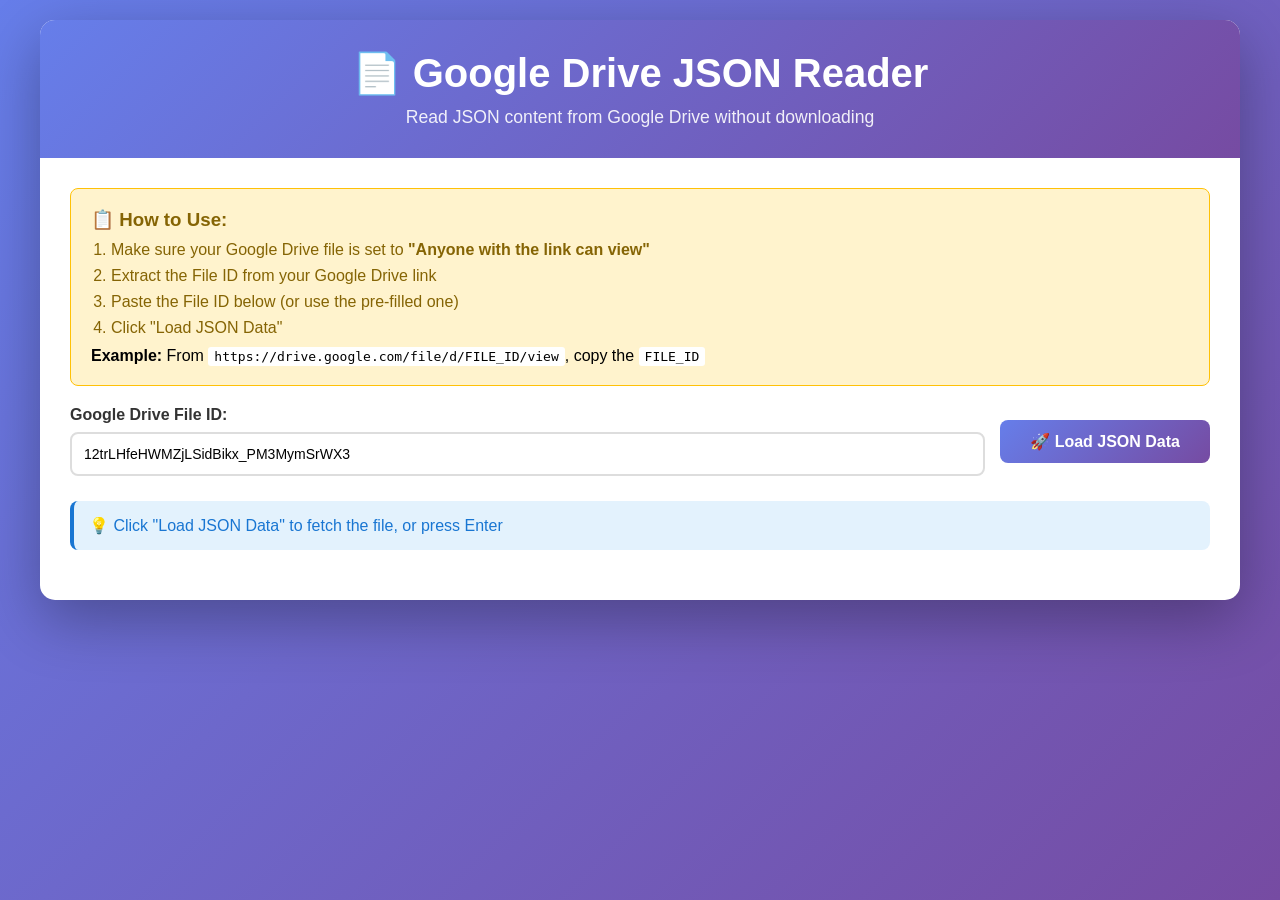
<file: google-drive-json-reader.html>
<!DOCTYPE html>
<html lang="en">
<head>
    <meta charset="UTF-8">
    <meta name="viewport" content="width=device-width, initial-scale=1.0">
    <title>Google Drive JSON Reader</title>
    <style>
        * {
            margin: 0;
            padding: 0;
            box-sizing: border-box;
        }

        body {
            font-family: 'Segoe UI', Tahoma, Geneva, Verdana, sans-serif;
            background: linear-gradient(135deg, #667eea 0%, #764ba2 100%);
            min-height: 100vh;
            padding: 20px;
        }

        .container {
            max-width: 1200px;
            margin: 0 auto;
            background: white;
            border-radius: 15px;
            box-shadow: 0 20px 60px rgba(0, 0, 0, 0.3);
            overflow: hidden;
        }

        .header {
            background: linear-gradient(135deg, #667eea 0%, #764ba2 100%);
            color: white;
            padding: 30px;
            text-align: center;
        }

        .header h1 {
            font-size: 2.5em;
            margin-bottom: 10px;
        }

        .header p {
            font-size: 1.1em;
            opacity: 0.9;
        }

        .content {
            padding: 30px;
        }

        .controls {
            display: flex;
            gap: 15px;
            margin-bottom: 25px;
            flex-wrap: wrap;
            align-items: center;
        }

        .file-input-group {
            flex: 1;
            min-width: 300px;
        }

        .file-input-group label {
            display: block;
            margin-bottom: 8px;
            font-weight: 600;
            color: #333;
        }

        .file-input-group input {
            width: 100%;
            padding: 12px;
            border: 2px solid #ddd;
            border-radius: 8px;
            font-size: 14px;
            transition: border-color 0.3s;
        }

        .file-input-group input:focus {
            outline: none;
            border-color: #667eea;
        }

        button {
            background: linear-gradient(135deg, #667eea 0%, #764ba2 100%);
            color: white;
            border: none;
            padding: 12px 30px;
            border-radius: 8px;
            font-size: 16px;
            font-weight: 600;
            cursor: pointer;
            transition: transform 0.2s, box-shadow 0.2s;
        }

        button:hover {
            transform: translateY(-2px);
            box-shadow: 0 5px 15px rgba(102, 126, 234, 0.4);
        }

        button:active {
            transform: translateY(0);
        }

        button:disabled {
            background: #ccc;
            cursor: not-allowed;
            transform: none;
        }

        .status {
            padding: 15px;
            border-radius: 8px;
            margin-bottom: 20px;
            display: none;
        }

        .status.show {
            display: block;
        }

        .status.loading {
            background: #e3f2fd;
            color: #1976d2;
            border-left: 4px solid #1976d2;
        }

        .status.success {
            background: #e8f5e9;
            color: #2e7d32;
            border-left: 4px solid #2e7d32;
        }

        .status.error {
            background: #ffebee;
            color: #c62828;
            border-left: 4px solid #c62828;
        }

        .output-section {
            margin-top: 20px;
        }

        .output-header {
            display: flex;
            justify-content: space-between;
            align-items: center;
            margin-bottom: 15px;
        }

        .output-header h2 {
            color: #333;
            font-size: 1.5em;
        }

        .copy-btn {
            background: #4caf50;
            padding: 8px 20px;
            font-size: 14px;
        }

        .copy-btn:hover {
            background: #45a049;
        }

        pre {
            background: #f5f5f5;
            padding: 20px;
            border-radius: 8px;
            overflow-x: auto;
            max-height: 600px;
            border: 1px solid #ddd;
            font-family: 'Courier New', monospace;
            font-size: 14px;
            line-height: 1.6;
        }

        .stats {
            display: grid;
            grid-template-columns: repeat(auto-fit, minmax(200px, 1fr));
            gap: 15px;
            margin-bottom: 20px;
        }

        .stat-card {
            background: linear-gradient(135deg, #667eea 0%, #764ba2 100%);
            color: white;
            padding: 20px;
            border-radius: 8px;
            text-align: center;
        }

        .stat-card .label {
            font-size: 0.9em;
            opacity: 0.9;
            margin-bottom: 5px;
        }

        .stat-card .value {
            font-size: 2em;
            font-weight: bold;
        }

        .instructions {
            background: #fff3cd;
            border: 1px solid #ffc107;
            border-radius: 8px;
            padding: 20px;
            margin-bottom: 20px;
        }

        .instructions h3 {
            color: #856404;
            margin-bottom: 10px;
        }

        .instructions ol {
            margin-left: 20px;
            color: #856404;
        }

        .instructions li {
            margin-bottom: 8px;
        }

        .instructions code {
            background: #fff;
            padding: 2px 6px;
            border-radius: 3px;
            font-family: monospace;
        }
    </style>
</head>
<body>
    <div class="container">
        <div class="header">
            <h1>📄 Google Drive JSON Reader</h1>
            <p>Read JSON content from Google Drive without downloading</p>
        </div>

        <div class="content">
            <div class="instructions">
                <h3>📋 How to Use:</h3>
                <ol>
                    <li>Make sure your Google Drive file is set to <strong>"Anyone with the link can view"</strong></li>
                    <li>Extract the File ID from your Google Drive link</li>
                    <li>Paste the File ID below (or use the pre-filled one)</li>
                    <li>Click "Load JSON Data"</li>
                </ol>
                <p style="margin-top: 10px;"><strong>Example:</strong> From <code>https://drive.google.com/file/d/FILE_ID/view</code>, copy the <code>FILE_ID</code></p>
            </div>

            <div class="controls">
                <div class="file-input-group">
                    <label for="fileId">Google Drive File ID:</label>
                    <input 
                        type="text" 
                        id="fileId" 
                        placeholder="Enter Google Drive File ID"
                        value="12trLHfeHWMZjLSidBikx_PM3MymSrWX3"
                    >
                </div>
                <button onclick="loadData()" id="loadBtn">
                    🚀 Load JSON Data
                </button>
            </div>

            <div id="status" class="status"></div>

            <div id="statsSection" style="display: none;">
                <div class="stats">
                    <div class="stat-card">
                        <div class="label">File Size</div>
                        <div class="value" id="fileSize">-</div>
                    </div>
                    <div class="stat-card">
                        <div class="label">Total Keys</div>
                        <div class="value" id="totalKeys">-</div>
                    </div>
                    <div class="stat-card">
                        <div class="label">Data Type</div>
                        <div class="value" id="dataType">-</div>
                    </div>
                </div>
            </div>

            <div id="outputSection" class="output-section" style="display: none;">
                <div class="output-header">
                    <h2>📊 JSON Data</h2>
                    <button class="copy-btn" onclick="copyToClipboard()">
                        📋 Copy JSON
                    </button>
                </div>
                <pre id="output"></pre>
            </div>
        </div>
    </div>

    <script>
        let jsonData = null;

        function showStatus(message, type) {
            const statusEl = document.getElementById('status');
            statusEl.textContent = message;
            statusEl.className = `status show ${type}`;
        }

        function hideStatus() {
            const statusEl = document.getElementById('status');
            statusEl.className = 'status';
        }

        function formatBytes(bytes) {
            if (bytes === 0) return '0 Bytes';
            const k = 1024;
            const sizes = ['Bytes', 'KB', 'MB', 'GB'];
            const i = Math.floor(Math.log(bytes) / Math.log(k));
            return Math.round(bytes / Math.pow(k, i) * 100) / 100 + ' ' + sizes[i];
        }

        function countKeys(obj) {
            if (Array.isArray(obj)) {
                return obj.length;
            } else if (typeof obj === 'object' && obj !== null) {
                return Object.keys(obj).length;
            }
            return 0;
        }

        function getDataType(data) {
            if (Array.isArray(data)) {
                return 'Array';
            } else if (typeof data === 'object' && data !== null) {
                return 'Object';
            }
            return typeof data;
        }

        async function loadData() {
            const fileId = document.getElementById('fileId').value.trim();
            
            if (!fileId) {
                showStatus('❌ Please enter a Google Drive File ID', 'error');
                return;
            }

            const loadBtn = document.getElementById('loadBtn');
            loadBtn.disabled = true;
            loadBtn.textContent = '⏳ Loading...';
            
            showStatus('🔄 Fetching data from Google Drive...', 'loading');
            
            // Hide previous results
            document.getElementById('outputSection').style.display = 'none';
            document.getElementById('statsSection').style.display = 'none';

            try {
                // Use CORS proxy to bypass CORS restrictions
                const googleDriveUrl = `https://drive.google.com/uc?export=download&id=${fileId}`;
                
                // Try multiple CORS proxies for better reliability
                const proxies = [
                    'https://corsproxy.io/?',
                    'https://api.codetabs.com/v1/proxy?quest=',
                    'https://thingproxy.freeboard.io/fetch/'
                ];
                
                let response = null;
                let lastError = null;
                
                // Try each proxy until one works
                for (const proxyUrl of proxies) {
                    try {
                        const url = proxyUrl + encodeURIComponent(googleDriveUrl);
                        showStatus(`🔄 Trying proxy ${proxies.indexOf(proxyUrl) + 1}/${proxies.length}...`, 'loading');
                        response = await fetch(url);
                        if (response.ok) {
                            break;
                        }
                    } catch (err) {
                        lastError = err;
                        continue;
                    }
                }
                
                if (!response || !response.ok) {
                    throw lastError || new Error('All CORS proxies failed. The file may not be publicly accessible.');
                }
                
                const text = await response.text();
                jsonData = JSON.parse(text);
                
                // Display the data
                document.getElementById('output').textContent = JSON.stringify(jsonData, null, 2);
                document.getElementById('outputSection').style.display = 'block';
                
                // Show statistics
                const jsonString = JSON.stringify(jsonData);
                document.getElementById('fileSize').textContent = formatBytes(jsonString.length);
                document.getElementById('totalKeys').textContent = countKeys(jsonData);
                document.getElementById('dataType').textContent = getDataType(jsonData);
                document.getElementById('statsSection').style.display = 'block';
                
                showStatus('✅ Data loaded successfully!', 'success');
                
            } catch (error) {
                console.error('Error:', error);
                showStatus(`❌ Error: ${error.message}. Make sure the file is public and contains valid JSON.`, 'error');
            } finally {
                loadBtn.disabled = false;
                loadBtn.textContent = '🚀 Load JSON Data';
            }
        }

        function copyToClipboard() {
            if (!jsonData) {
                showStatus('❌ No data to copy', 'error');
                return;
            }

            const jsonString = JSON.stringify(jsonData, null, 2);
            navigator.clipboard.writeText(jsonString).then(() => {
                showStatus('✅ JSON copied to clipboard!', 'success');
                setTimeout(hideStatus, 3000);
            }).catch(err => {
                showStatus('❌ Failed to copy to clipboard', 'error');
            });
        }

        // Allow Enter key to trigger load
        document.getElementById('fileId').addEventListener('keypress', function(e) {
            if (e.key === 'Enter') {
                loadData();
            }
        });

        // Auto-load on page load if file ID is present
        window.addEventListener('load', function() {
            const fileId = document.getElementById('fileId').value.trim();
            if (fileId) {
                showStatus('💡 Click "Load JSON Data" to fetch the file, or press Enter', 'loading');
            }
        });
    </script>
</body>
</html>
</file>
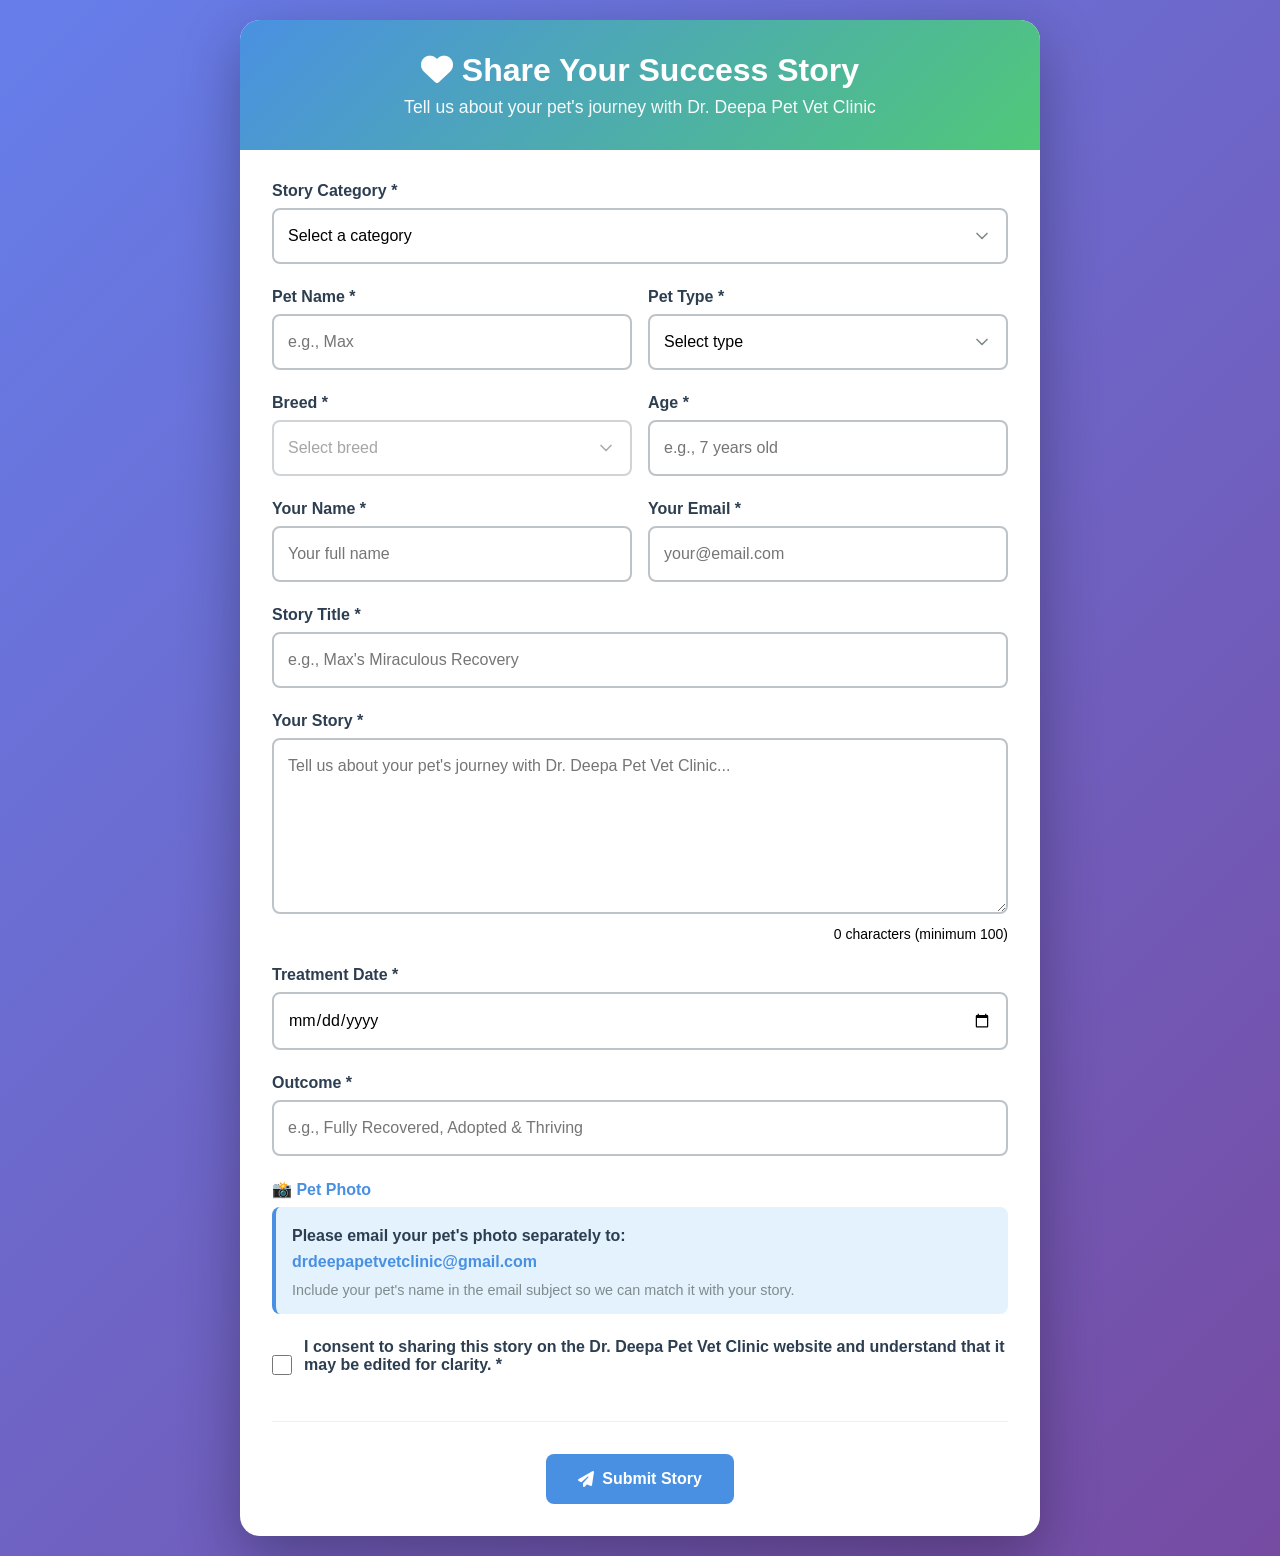
<file: google-apps-script/Form.html>
<!DOCTYPE html>
<html>
<head>
    <base target="_top">
    <meta charset="UTF-8">
    <meta name="viewport" content="width=device-width, initial-scale=1.0">
    <title>Share Your Success Story - Dr. Deepa Pet Vet Clinic</title>
    <link rel="stylesheet" href="https://cdnjs.cloudflare.com/ajax/libs/font-awesome/6.4.0/css/all.min.css">
    <style>
        * {
            margin: 0;
            padding: 0;
            box-sizing: border-box;
        }
        
        :root {
            --primary-color: #4A90E2;
            --secondary-color: #50C878;
            --dark-color: #2C3E50;
            --light-color: #ECF0F1;
            --white: #FFFFFF;
            --gray: #7F8C8D;
            --light-gray: #BDC3C7;
            --success: #27AE60;
            --error: #E74C3C;
            --font-primary: 'Segoe UI', Tahoma, Geneva, Verdana, sans-serif;
        }
        
        body {
            font-family: var(--font-primary);
            background: linear-gradient(135deg, #667eea 0%, #764ba2 100%);
            min-height: 100vh;
            padding: 20px;
            display: flex;
            align-items: center;
            justify-content: center;
        }
        
        .container {
            background: var(--white);
            border-radius: 20px;
            box-shadow: 0 20px 60px rgba(0, 0, 0, 0.3);
            max-width: 800px;
            width: 100%;
            overflow: hidden;
        }
        
        .header {
            background: linear-gradient(135deg, var(--primary-color), var(--secondary-color));
            color: var(--white);
            padding: 2rem;
            text-align: center;
        }
        
        .header h1 {
            font-size: 2rem;
            margin-bottom: 0.5rem;
        }
        
        .header p {
            opacity: 0.95;
            font-size: 1.1rem;
        }
        
        .form-container {
            padding: 2rem;
        }
        
        .form-group {
            margin-bottom: 1.5rem;
        }
        
        .form-group label {
            display: block;
            margin-bottom: 0.5rem;
            font-weight: 600;
            color: var(--dark-color);
        }
        
        .form-group input,
        .form-group select,
        .form-group textarea {
            width: 100%;
            padding: 0.875rem;
            border: 2px solid var(--light-gray);
            border-radius: 8px;
            font-family: var(--font-primary);
            font-size: 1rem;
            transition: all 0.3s ease;
            background-color: var(--white);
            line-height: 1.5;
            height: auto;
            min-height: 48px;
        }
        
        .form-group select {
            appearance: none;
            -webkit-appearance: none;
            -moz-appearance: none;
            background-image: url("data:image/svg+xml;charset=UTF-8,%3csvg xmlns='http://www.w3.org/2000/svg' viewBox='0 0 24 24' fill='none' stroke='%237F8C8D' stroke-width='2' stroke-linecap='round' stroke-linejoin='round'%3e%3cpolyline points='6 9 12 15 18 9'%3e%3c/polyline%3e%3c/svg%3e");
            background-repeat: no-repeat;
            background-position: right 0.875rem center;
            background-size: 1.25rem;
            padding-right: 2.5rem;
        }
        
        .form-group input:focus,
        .form-group select:focus,
        .form-group textarea:focus {
            outline: none;
            border-color: var(--primary-color);
            box-shadow: 0 0 0 3px rgba(74, 144, 226, 0.1);
        }
        
        .form-group textarea {
            min-height: 120px;
            resize: vertical;
        }
        
        .form-row {
            display: grid;
            grid-template-columns: 1fr 1fr;
            gap: 1rem;
        }
        
        .form-group small {
            display: block;
            margin-top: 0.5rem;
            color: var(--gray);
            font-size: 0.875rem;
        }
        
        .char-counter {
            text-align: right;
            font-size: 0.875rem;
            margin-top: 0.5rem;
        }
        
        .btn {
            padding: 1rem 2rem;
            border: none;
            border-radius: 8px;
            font-size: 1rem;
            font-weight: 600;
            cursor: pointer;
            transition: all 0.3s ease;
            display: inline-flex;
            align-items: center;
            gap: 0.5rem;
        }
        
        .btn-primary {
            background: var(--primary-color);
            color: var(--white);
        }
        
        .btn-primary:hover {
            background: #3a7bc8;
            transform: translateY(-2px);
            box-shadow: 0 4px 12px rgba(74, 144, 226, 0.4);
        }
        
        .btn-primary:disabled {
            background: var(--light-gray);
            cursor: not-allowed;
            transform: none;
        }
        
        .form-actions {
            display: flex;
            justify-content: center;
            margin-top: 2rem;
            padding-top: 2rem;
            border-top: 1px solid var(--light-color);
        }
        
        .success-message {
            text-align: center;
            padding: 3rem 2rem;
        }
        
        .success-icon {
            background: linear-gradient(135deg, var(--success), var(--secondary-color));
            width: 100px;
            height: 100px;
            border-radius: 50%;
            display: flex;
            align-items: center;
            justify-content: center;
            margin: 0 auto 1.5rem;
        }
        
        .success-icon i {
            font-size: 3.5rem;
            color: var(--white);
        }
        
        .success-message h2 {
            color: var(--success);
            font-size: 2rem;
            margin-bottom: 1rem;
        }
        
        .success-message p {
            color: var(--dark-color);
            font-size: 1.125rem;
            margin-bottom: 0.5rem;
        }
        
        .error-message {
            background: #fee;
            border-left: 4px solid var(--error);
            padding: 1rem;
            margin-bottom: 1rem;
            border-radius: 4px;
            color: var(--error);
        }
        
        .loading {
            display: none;
            text-align: center;
            padding: 2rem;
        }
        
        .spinner {
            border: 4px solid var(--light-color);
            border-top: 4px solid var(--primary-color);
            border-radius: 50%;
            width: 50px;
            height: 50px;
            animation: spin 1s linear infinite;
            margin: 0 auto 1rem;
        }
        
        @keyframes spin {
            0% { transform: rotate(0deg); }
            100% { transform: rotate(360deg); }
        }
        
        @media (max-width: 768px) {
            .form-row {
                grid-template-columns: 1fr;
            }
            
            .header h1 {
                font-size: 1.5rem;
            }
            
            .form-container {
                padding: 1.5rem;
            }
        }
    </style>
</head>
<body>
    <div class="container">
        <div class="header">
            <h1><i class="fas fa-heart"></i> Share Your Success Story</h1>
            <p>Tell us about your pet's journey with Dr. Deepa Pet Vet Clinic</p>
        </div>
        
        <div class="form-container" id="formContainer">
            <form id="storyForm">
                <!-- Story Category -->
                <div class="form-group">
                    <label for="storyCategory">Story Category *</label>
                    <select id="storyCategory" name="category" required>
                        <option value="">Select a category</option>
                        <option value="recovery">Recovery Story</option>
                        <option value="rescue">Rescue Story</option>
                        <option value="emergency">Emergency Save</option>
                        <option value="long-term">Long-term Care</option>
                        <option value="preventive">Preventive Care</option>
                        <option value="surgery">Surgery Success</option>
                    </select>
                </div>

                <!-- Pet Information -->
                <div class="form-row">
                    <div class="form-group">
                        <label for="petName">Pet Name *</label>
                        <input type="text" id="petName" name="petName" required placeholder="e.g., Max">
                    </div>
                    <div class="form-group">
                        <label for="petType">Pet Type *</label>
                        <select id="petType" name="petType" required>
                            <option value="">Select type</option>
                            <option value="dog">Dog</option>
                            <option value="cat">Cat</option>
                        </select>
                    </div>
                </div>

                <div class="form-row">
                    <div class="form-group">
                        <label for="petBreed">Breed *</label>
                        <select id="petBreed" name="breed" required disabled>
                            <option value="">Select breed</option>
                        </select>
                    </div>
                    <div class="form-group">
                        <label for="petAge">Age *</label>
                        <input type="text" id="petAge" name="age" required placeholder="e.g., 7 years old">
                    </div>
                </div>

                <!-- Other Breed Input (hidden by default) -->
                <div class="form-group" id="otherBreedGroup" style="display: none;">
                    <label for="otherBreed">Please specify breed *</label>
                    <input type="text" id="otherBreed" name="otherBreed" placeholder="Enter breed name">
                </div>

                <!-- Owner Information -->
                <div class="form-row">
                    <div class="form-group">
                        <label for="ownerName">Your Name *</label>
                        <input type="text" id="ownerName" name="ownerName" required placeholder="Your full name">
                    </div>
                    <div class="form-group">
                        <label for="ownerEmail">Your Email *</label>
                        <input type="email" id="ownerEmail" name="email" required placeholder="your@email.com">
                    </div>
                </div>

                <!-- Story Title -->
                <div class="form-group">
                    <label for="storyTitle">Story Title *</label>
                    <input type="text" id="storyTitle" name="title" required placeholder="e.g., Max's Miraculous Recovery">
                </div>

                <!-- Story Content -->
                <div class="form-group">
                    <label for="storyContent">Your Story *</label>
                    <textarea id="storyContent" name="story" rows="6" required placeholder="Tell us about your pet's journey with Dr. Deepa Pet Vet Clinic..."></textarea>
                    <div class="char-counter" id="charCounter">0 characters (minimum 100)</div>
                </div>

                <!-- Treatment Date -->
                <div class="form-group">
                    <label for="treatmentDate">Treatment Date *</label>
                    <input type="date" id="treatmentDate" name="date" required>
                </div>

                <!-- Outcome -->
                <div class="form-group">
                    <label for="outcome">Outcome *</label>
                    <input type="text" id="outcome" name="outcome" required placeholder="e.g., Fully Recovered, Adopted & Thriving">
                </div>

                <!-- Photo Instructions -->
                <div class="form-group">
                    <label style="color: #4A90E2;">📸 Pet Photo</label>
                    <div style="background: #E3F2FD; border-left: 4px solid #4A90E2; padding: 1rem; border-radius: 8px;">
                        <p style="margin: 0; color: #2C3E50; line-height: 1.6;">
                            <strong>Please email your pet's photo separately to:</strong><br>
                            <a href="mailto:drdeepapetvetclinic@gmail.com" style="color: #4A90E2; text-decoration: none; font-weight: 600;">
                                drdeepapetvetclinic@gmail.com
                            </a>
                        </p>
                        <p style="margin: 0.5rem 0 0 0; color: #7F8C8D; font-size: 0.9rem;">
                            Include your pet's name in the email subject so we can match it with your story.
                        </p>
                    </div>
                </div>

                <!-- Consent -->
                <div class="form-group">
                    <label style="display: flex; align-items: flex-start; gap: 0.75rem; cursor: pointer;">
                        <input type="checkbox" id="consent" name="consent" required style="width: 20px; height: 20px; margin-top: 0.15rem; flex-shrink: 0; cursor: pointer;">
                        <span style="flex: 1;">I consent to sharing this story on the Dr. Deepa Pet Vet Clinic website and understand that it may be edited for clarity. *</span>
                    </label>
                </div>

                <div id="errorMessage" class="error-message" style="display: none;"></div>

                <!-- Submit Button -->
                <div class="form-actions">
                    <button type="submit" class="btn btn-primary" id="submitBtn">
                        <i class="fas fa-paper-plane"></i> Submit Story
                    </button>
                </div>
            </form>
        </div>
        
        <div class="loading" id="loading">
            <div class="spinner"></div>
            <p>Submitting your story...</p>
        </div>
    </div>

    <script>
        // Breed lists
        const dogBreeds = [
            "Golden Retriever", "Labrador Retriever", "German Shepherd", "Beagle", "Pug",
            "Boxer", "Chihuahua", "Cocker Spaniel", "Dachshund", "Dalmatian",
            "Doberman Pinscher", "English Bulldog", "French Bulldog", "Great Dane",
            "Indian Pariah Dog (Indie)", "Indian Spitz", "Maltese", "Mudhol Hound",
            "Pomeranian", "Poodle", "Rajapalayam Dog", "Rottweiler", "Saint Bernard",
            "Shih Tzu", "Siberian Husky", "Tibetan Mastiff"
        ];

        const catBreeds = [
            "Persian Cat", "Siamese Cat", "Maine Coon", "British Shorthair Cat",
            "Bengal Cat", "Abyssinian Cat", "Himalayan Cat", "Indie Cat",
            "Ragdoll Cat", "Scottish Fold", "Sphynx Cat"
        ];

        // Get form elements
        const petTypeSelect = document.getElementById('petType');
        const petBreedSelect = document.getElementById('petBreed');
        const otherBreedGroup = document.getElementById('otherBreedGroup');
        const otherBreedInput = document.getElementById('otherBreed');

        // Populate breed dropdown based on pet type
        function populateBreedDropdown(petType) {
            petBreedSelect.innerHTML = '<option value="">Select breed</option>';
            
            const breeds = petType === 'dog' ? dogBreeds : catBreeds;
            
            breeds.forEach(breed => {
                const option = document.createElement('option');
                option.value = breed;
                option.textContent = breed;
                petBreedSelect.appendChild(option);
            });
            
            // Add "Other" option
            const otherOption = document.createElement('option');
            otherOption.value = 'other';
            otherOption.textContent = 'Other (please specify)';
            petBreedSelect.appendChild(otherOption);
        }

        // Handle pet type change
        petTypeSelect.addEventListener('change', function(e) {
            if (e.target.value) {
                populateBreedDropdown(e.target.value);
                petBreedSelect.disabled = false;
            } else {
                petBreedSelect.innerHTML = '<option value="">Select breed</option>';
                petBreedSelect.disabled = true;
                otherBreedGroup.style.display = 'none';
            }
        });

        // Handle breed selection
        petBreedSelect.addEventListener('change', function(e) {
            if (e.target.value === 'other') {
                otherBreedGroup.style.display = 'block';
                otherBreedInput.required = true;
            } else {
                otherBreedGroup.style.display = 'none';
                otherBreedInput.required = false;
                otherBreedInput.value = '';
            }
        });

        // Character counter
        const storyContent = document.getElementById('storyContent');
        const charCounter = document.getElementById('charCounter');
        
        storyContent.addEventListener('input', function() {
            const length = this.value.length;
            const remaining = Math.max(0, 100 - length);
            
            if (length < 100) {
                charCounter.textContent = `${remaining} more characters needed (minimum 100)`;
                charCounter.style.color = '#E74C3C';
            } else {
                charCounter.textContent = `${length} characters (looks great!)`;
                charCounter.style.color = '#27AE60';
            }
        });
        
        // Form submission
        document.getElementById('storyForm').addEventListener('submit', function(e) {
            e.preventDefault();
            
            // Validate story length
            if (storyContent.value.length < 100) {
                showError('Please write at least 100 characters for your story.');
                return;
            }
            
            // Validate consent
            if (!document.getElementById('consent').checked) {
                showError('Please agree to the consent terms.');
                return;
            }
            
            // Show loading
            document.getElementById('formContainer').style.display = 'none';
            document.getElementById('loading').style.display = 'block';
            
            // Handle "Other" breed
            let finalBreed = petBreedSelect.value;
            if (petBreedSelect.value === 'other' && otherBreedInput.value) {
                finalBreed = otherBreedInput.value;
            }

            // Prepare form data
            const formData = {
                petName: document.getElementById('petName').value,
                petType: document.getElementById('petType').value,
                petBreed: finalBreed,
                petAge: document.getElementById('petAge').value,
                ownerName: document.getElementById('ownerName').value,
                storyTitle: document.getElementById('storyTitle').value,
                storyCategory: document.getElementById('storyCategory').value,
                storyText: storyContent.value,
                treatmentDate: document.getElementById('treatmentDate').value,
                outcome: document.getElementById('outcome').value,
                email: document.getElementById('ownerEmail').value
            };
            
            // Submit to Google Apps Script
            google.script.run
                .withSuccessHandler(onSuccess)
                .withFailureHandler(onError)
                .submitStory(formData);
        });
        
        function onSuccess(response) {
            document.getElementById('loading').style.display = 'none';
            document.getElementById('formContainer').innerHTML = `
                <div class="success-message">
                    <div class="success-icon">
                        <i class="fas fa-check-circle"></i>
                    </div>
                    <h2>Story Submitted Successfully!</h2>
                    <p><strong>Thank you, ${document.getElementById('ownerName').value}!</strong></p>
                    <p>Your success story has been sent to our team.</p>
                    <p>We'll review it and add it to our website soon!</p>
                    <p style="margin-top: 1rem;"><small>Check your email for confirmation.</small></p>
                </div>
            `;
        }
        
        function onError(error) {
            document.getElementById('loading').style.display = 'none';
            document.getElementById('formContainer').style.display = 'block';
            showError('Sorry, there was an error submitting your story. Please try again or contact us directly.');
            console.error('Submission error:', error);
        }
        
        function showError(message) {
            const errorDiv = document.getElementById('errorMessage');
            errorDiv.textContent = message;
            errorDiv.style.display = 'block';
            setTimeout(() => {
                errorDiv.style.display = 'none';
            }, 5000);
        }
    </script>
</body>
</html>
</file>
